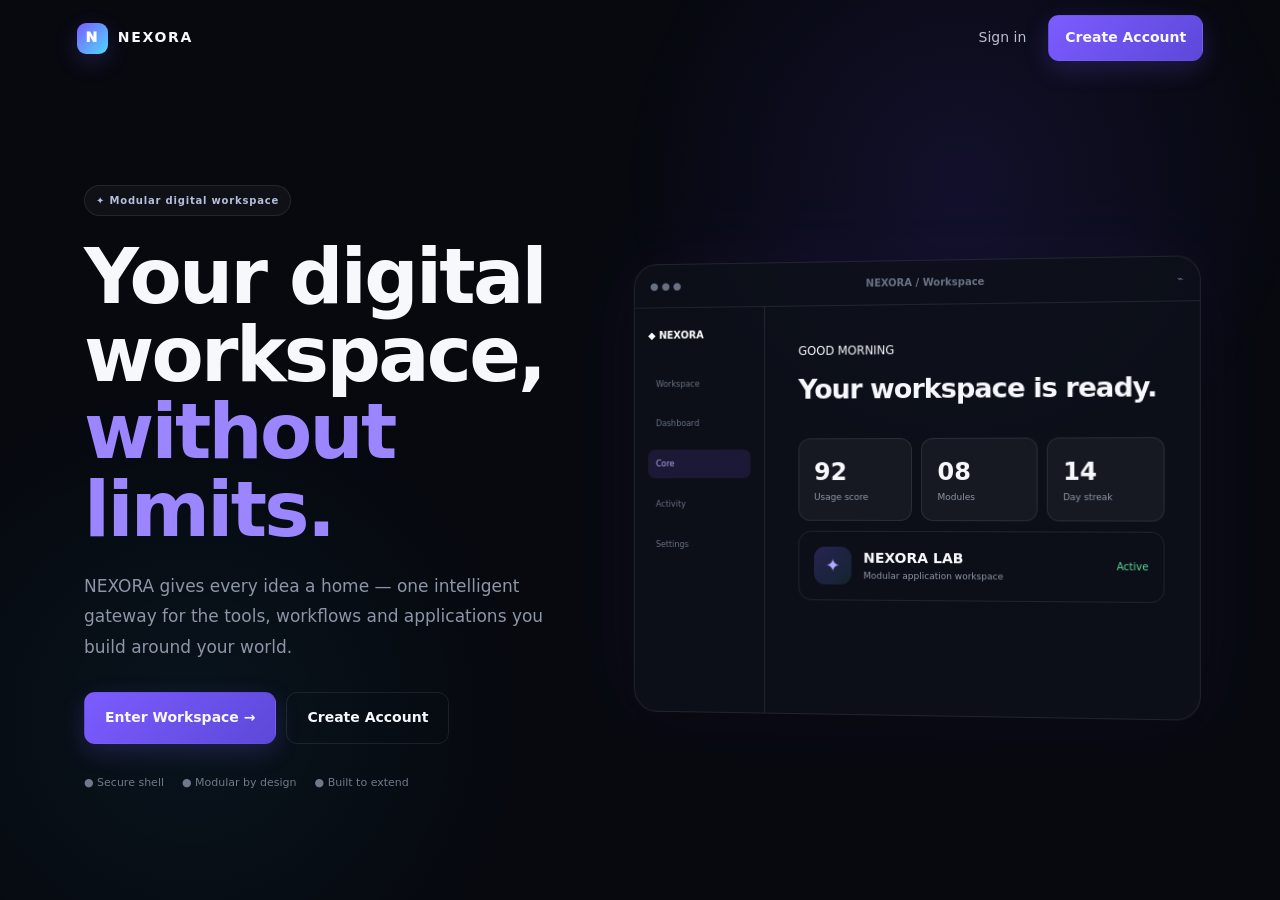
<file: SHAYANQURESHI/index.html>
<!doctype html>
<html lang="en"><head><meta charset="utf-8"><meta name="viewport" content="width=device-width,initial-scale=1">
<meta name="description" content="NEXORA — One gateway. Infinite possibilities."><title>NEXORA — One gateway. Infinite possibilities.</title>
<link rel="stylesheet" href="style.css"><script src="script.js" defer></script></head>
<body class="landing"><div class="ambient"></div>
<header class="landing-nav"><a class="brand" href="index.html"><span class="brand-mark">N</span>NEXORA</a>
<div><a class="text-link" href="login.html">Sign in</a><a class="btn btn-primary" href="signup.html">Create Account</a></div></header>
<main class="hero">
<div class="hero-copy"><span class="pill">✦ Modular digital workspace</span>
<h1>Your digital workspace,<br><em>without limits.</em></h1>
<p>NEXORA gives every idea a home — one intelligent gateway for the tools, workflows and applications you build around your world.</p>
<div class="hero-actions"><a class="btn btn-primary btn-lg" href="login.html">Enter Workspace →</a><a class="btn btn-ghost btn-lg" href="signup.html">Create Account</a></div>
<div class="trust"><span>● Secure shell</span><span>● Modular by design</span><span>● Built to extend</span></div></div>
<div class="preview-window"><div class="preview-head"><span>● ● ●</span><b>NEXORA / Workspace</b><span>⌁</span></div>
<div class="preview-body"><aside><b>◆ NEXORA</b><small>Workspace</small><small>Dashboard</small><small class="active">Core</small><small>Activity</small><small>Settings</small></aside>
<div class="preview-main"><small>GOOD MORNING</small><h2>Your workspace is ready.</h2><div class="preview-grid"><div><b>92</b><small>Usage score</small></div><div><b>08</b><small>Modules</small></div><div><b>14</b><small>Day streak</small></div></div><div class="preview-module"><span class="module-icon">✦</span><div><b>NEXORA LAB</b><small>Modular application workspace</small></div><span class="status">Active</span></div></div></div></div>
</main></body></html>
</file>
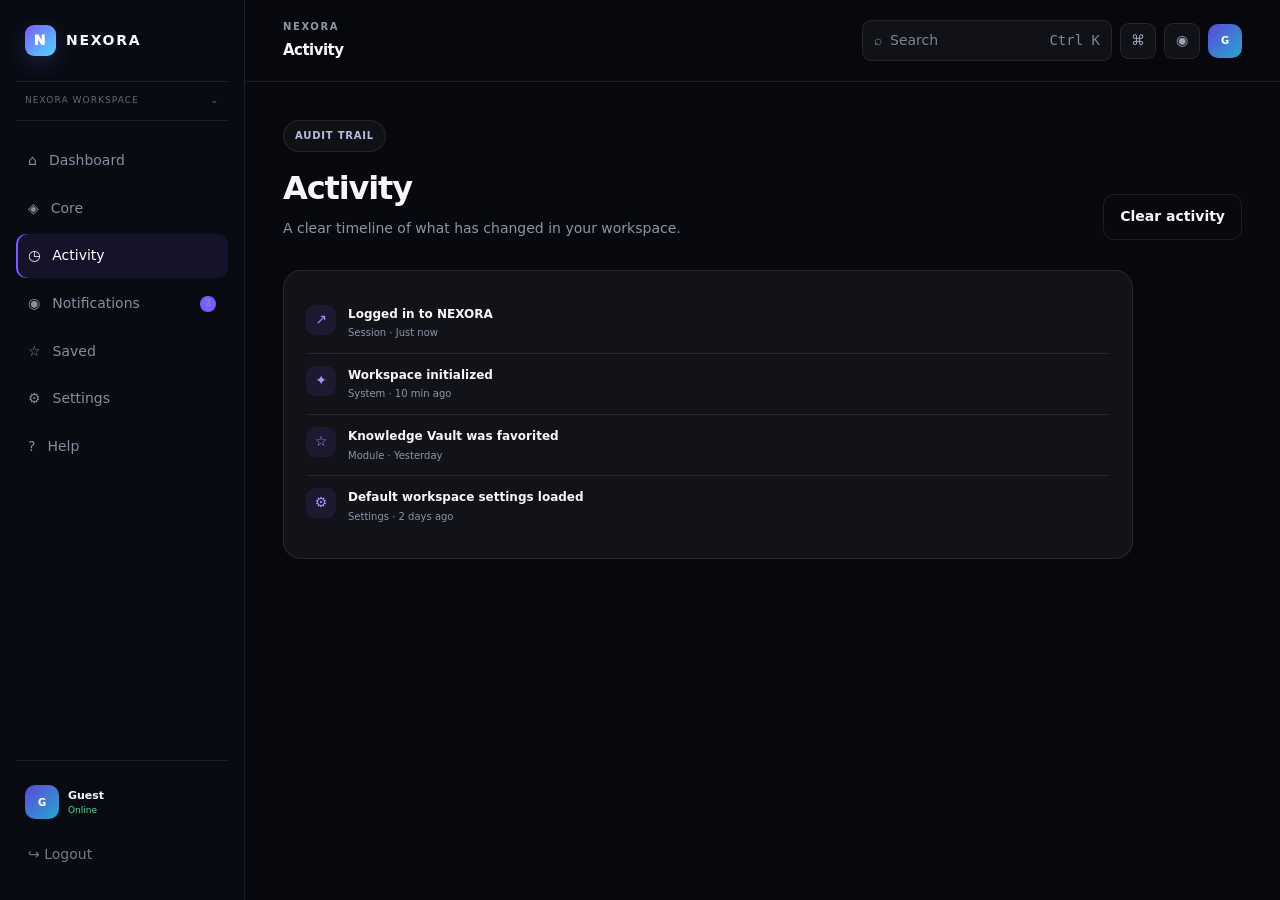
<file: SHAYANQURESHI/activity.html>
<!doctype html>
<html lang="en">
<head>
<meta charset="utf-8"><meta name="viewport" content="width=device-width,initial-scale=1">
<meta name="description" content="NEXORA — One gateway. Infinite possibilities.">
<title>Activity — NEXORA</title>
<link rel="stylesheet" href="style.css">
<script src="script.js" defer></script>
</head><body class="app-page" data-page="activity">
<div class="app-shell">
<nav class="sidebar">
  <a class="brand" href="dashboard.html"><span class="brand-mark">N</span><span>NEXORA</span></a>
  <div class="workspace">NEXORA WORKSPACE <span>⌄</span></div>
  <div class="nav-group">
    <a data-page="dashboard" href="dashboard.html">⌂ <span>Dashboard</span></a>
    <a data-page="core" href="core.html">◈ <span>Core</span></a>
    <a data-page="activity" href="activity.html">◷ <span>Activity</span></a>
    <a data-page="notifications" href="notifications.html">◉ <span>Notifications</span><b id="navBadge"></b></a>
    <a data-page="saved" href="saved.html">☆ <span>Saved</span></a>
    <a data-page="settings" href="settings.html">⚙ <span>Settings</span></a>
    <a data-page="help" href="help.html">? <span>Help</span></a>
  </div>
  <div class="sidebar-bottom">
    <a href="profile.html" class="user-mini"><span class="avatar" data-avatar>NX</span><span><strong data-name>User</strong><small>Online</small></span></a>
    <button class="logout-btn" data-logout>↪ Logout</button>
  </div>
</nav>
<main class="main">
<header class="topbar">
  <button class="mobile-menu" data-menu aria-label="Open menu">☰</button>
  <div><p class="eyebrow">NEXORA</p><h1 data-title>Workspace</h1></div>
  <div class="top-actions">
    <button class="search-trigger" data-search>⌕ <span>Search</span><kbd>Ctrl K</kbd></button>
    <button class="icon-btn" data-command title="Command center">⌘</button>
    <a class="icon-btn" href="notifications.html" title="Notifications">◉</a>
    <a class="avatar" data-avatar href="profile.html">NX</a>
  </div>
</header>
<section class="content">
<div class="page-heading"><div><span class="pill">AUDIT TRAIL</span><h2>Activity</h2><p>A clear timeline of what has changed in your workspace.</p></div><button class="btn btn-ghost" data-clear-activity>Clear activity</button></div><div id="activityList" class="panel timeline-page"></div>
</section></main></div>
<div id="toast-root" aria-live="polite"></div>
<div id="modal-root"></div>
<div id="command-root"></div>
<div id="search-root"></div>
</body></html>
</file>
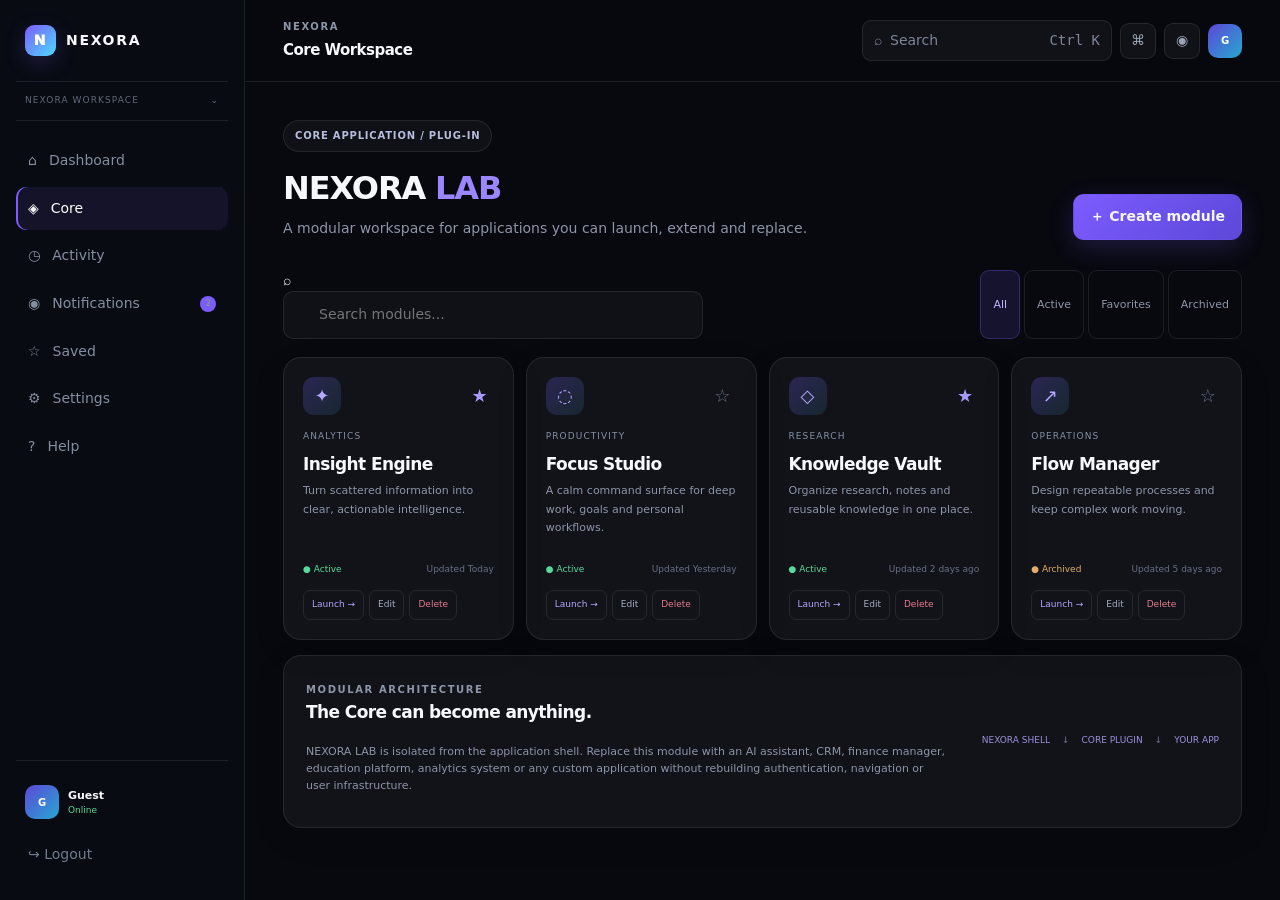
<file: SHAYANQURESHI/core.html>
<!doctype html>
<html lang="en">
<head>
<meta charset="utf-8"><meta name="viewport" content="width=device-width,initial-scale=1">
<meta name="description" content="NEXORA — One gateway. Infinite possibilities.">
<title>NEXORA LAB — NEXORA</title>
<link rel="stylesheet" href="style.css">
<script src="script.js" defer></script>
</head><body class="app-page" data-page="core">
<div class="app-shell">
<nav class="sidebar">
  <a class="brand" href="dashboard.html"><span class="brand-mark">N</span><span>NEXORA</span></a>
  <div class="workspace">NEXORA WORKSPACE <span>⌄</span></div>
  <div class="nav-group">
    <a data-page="dashboard" href="dashboard.html">⌂ <span>Dashboard</span></a>
    <a data-page="core" href="core.html">◈ <span>Core</span></a>
    <a data-page="activity" href="activity.html">◷ <span>Activity</span></a>
    <a data-page="notifications" href="notifications.html">◉ <span>Notifications</span><b id="navBadge"></b></a>
    <a data-page="saved" href="saved.html">☆ <span>Saved</span></a>
    <a data-page="settings" href="settings.html">⚙ <span>Settings</span></a>
    <a data-page="help" href="help.html">? <span>Help</span></a>
  </div>
  <div class="sidebar-bottom">
    <a href="profile.html" class="user-mini"><span class="avatar" data-avatar>NX</span><span><strong data-name>User</strong><small>Online</small></span></a>
    <button class="logout-btn" data-logout>↪ Logout</button>
  </div>
</nav>
<main class="main">
<header class="topbar">
  <button class="mobile-menu" data-menu aria-label="Open menu">☰</button>
  <div><p class="eyebrow">NEXORA</p><h1 data-title>Workspace</h1></div>
  <div class="top-actions">
    <button class="search-trigger" data-search>⌕ <span>Search</span><kbd>Ctrl K</kbd></button>
    <button class="icon-btn" data-command title="Command center">⌘</button>
    <a class="icon-btn" href="notifications.html" title="Notifications">◉</a>
    <a class="avatar" data-avatar href="profile.html">NX</a>
  </div>
</header>
<section class="content">
<div class="page-heading"><div><span class="pill">CORE APPLICATION / PLUG-IN</span><h2>NEXORA <em>LAB</em></h2><p>A modular workspace for applications you can launch, extend and replace.</p></div><button class="btn btn-primary" data-create-module>＋ Create module</button></div>
<div class="core-toolbar"><div class="search-inline">⌕<input id="moduleSearch" placeholder="Search modules..."></div><div class="filter-tabs"><button class="active" data-filter="all">All</button><button data-filter="active">Active</button><button data-filter="favorite">Favorites</button><button data-filter="archived">Archived</button></div></div>
<div id="moduleGrid" class="module-grid"></div>
<div class="architecture panel"><div><span class="eyebrow">MODULAR ARCHITECTURE</span><h3>The Core can become anything.</h3><p>NEXORA LAB is isolated from the application shell. Replace this module with an AI assistant, CRM, finance manager, education platform, analytics system or any custom application without rebuilding authentication, navigation or user infrastructure.</p></div><div class="arch-flow"><span>NEXORA SHELL</span><b>↓</b><span>CORE PLUGIN</span><b>↓</b><span>YOUR APP</span></div></div>
</section></main></div>
<div id="toast-root" aria-live="polite"></div>
<div id="modal-root"></div>
<div id="command-root"></div>
<div id="search-root"></div>
</body></html>
</file>
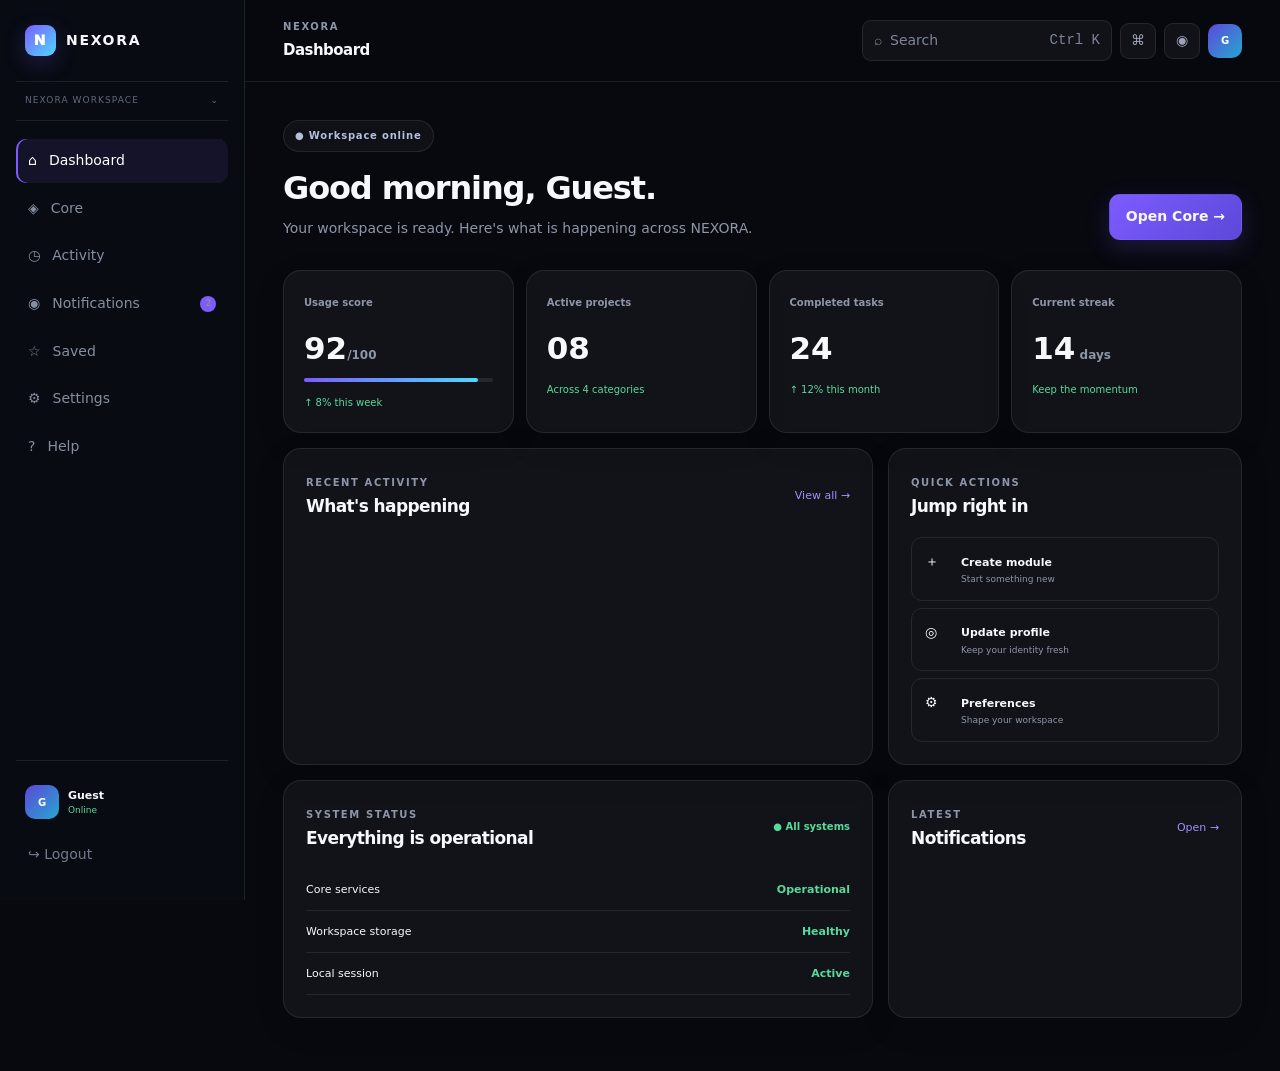
<file: SHAYANQURESHI/dashboard.html>
<!doctype html>
<html lang="en">
<head>
<meta charset="utf-8"><meta name="viewport" content="width=device-width,initial-scale=1">
<meta name="description" content="NEXORA — One gateway. Infinite possibilities.">
<title>Dashboard — NEXORA</title>
<link rel="stylesheet" href="style.css">
<script src="script.js" defer></script>
</head><body class="app-page" data-page="dashboard">
<div class="app-shell">
<nav class="sidebar">
  <a class="brand" href="dashboard.html"><span class="brand-mark">N</span><span>NEXORA</span></a>
  <div class="workspace">NEXORA WORKSPACE <span>⌄</span></div>
  <div class="nav-group">
    <a data-page="dashboard" href="dashboard.html">⌂ <span>Dashboard</span></a>
    <a data-page="core" href="core.html">◈ <span>Core</span></a>
    <a data-page="activity" href="activity.html">◷ <span>Activity</span></a>
    <a data-page="notifications" href="notifications.html">◉ <span>Notifications</span><b id="navBadge"></b></a>
    <a data-page="saved" href="saved.html">☆ <span>Saved</span></a>
    <a data-page="settings" href="settings.html">⚙ <span>Settings</span></a>
    <a data-page="help" href="help.html">? <span>Help</span></a>
  </div>
  <div class="sidebar-bottom">
    <a href="profile.html" class="user-mini"><span class="avatar" data-avatar>NX</span><span><strong data-name>User</strong><small>Online</small></span></a>
    <button class="logout-btn" data-logout>↪ Logout</button>
  </div>
</nav>
<main class="main">
<header class="topbar">
  <button class="mobile-menu" data-menu aria-label="Open menu">☰</button>
  <div><p class="eyebrow">NEXORA</p><h1 data-title>Workspace</h1></div>
  <div class="top-actions">
    <button class="search-trigger" data-search>⌕ <span>Search</span><kbd>Ctrl K</kbd></button>
    <button class="icon-btn" data-command title="Command center">⌘</button>
    <a class="icon-btn" href="notifications.html" title="Notifications">◉</a>
    <a class="avatar" data-avatar href="profile.html">NX</a>
  </div>
</header>
<section class="content">
<div class="page-heading"><div><span class="pill">● Workspace online</span><h2>Good morning, <span data-first-name>there</span>.</h2><p>Your workspace is ready. Here's what is happening across NEXORA.</p></div><a class="btn btn-primary" href="core.html">Open Core →</a></div>
<div class="stats-grid"><article class="stat-card"><span>Usage score</span><strong>92<small>/100</small></strong><div class="progress"><i style="width:92%"></i></div><em>↑ 8% this week</em></article><article class="stat-card"><span>Active projects</span><strong>08</strong><em>Across 4 categories</em></article><article class="stat-card"><span>Completed tasks</span><strong>24</strong><em>↑ 12% this month</em></article><article class="stat-card"><span>Current streak</span><strong>14<small> days</small></strong><em>Keep the momentum</em></article></div>
<div class="dashboard-grid"><article class="panel"><div class="panel-head"><div><span class="eyebrow">RECENT ACTIVITY</span><h3>What's happening</h3></div><a href="activity.html">View all →</a></div><div id="dashboardActivity" class="timeline compact"></div></article>
<article class="panel"><div class="panel-head"><div><span class="eyebrow">QUICK ACTIONS</span><h3>Jump right in</h3></div></div><div class="quick-actions"><a href="core.html" class="quick">＋<b>Create module</b><small>Start something new</small></a><a href="profile.html" class="quick">◎<b>Update profile</b><small>Keep your identity fresh</small></a><a href="settings.html" class="quick">⚙<b>Preferences</b><small>Shape your workspace</small></a></div></article></div>
<div class="dashboard-grid"><article class="panel"><div class="panel-head"><div><span class="eyebrow">SYSTEM STATUS</span><h3>Everything is operational</h3></div><span class="status-dot">● All systems</span></div><div class="system-list"><div><span>Core services</span><b>Operational</b></div><div><span>Workspace storage</span><b>Healthy</b></div><div><span>Local session</span><b>Active</b></div></div></article><article class="panel"><div class="panel-head"><div><span class="eyebrow">LATEST</span><h3>Notifications</h3></div><a href="notifications.html">Open →</a></div><div id="dashboardNotifications"></div></article></div>
</section></main></div>
<div id="toast-root" aria-live="polite"></div>
<div id="modal-root"></div>
<div id="command-root"></div>
<div id="search-root"></div>
</body></html>
</file>
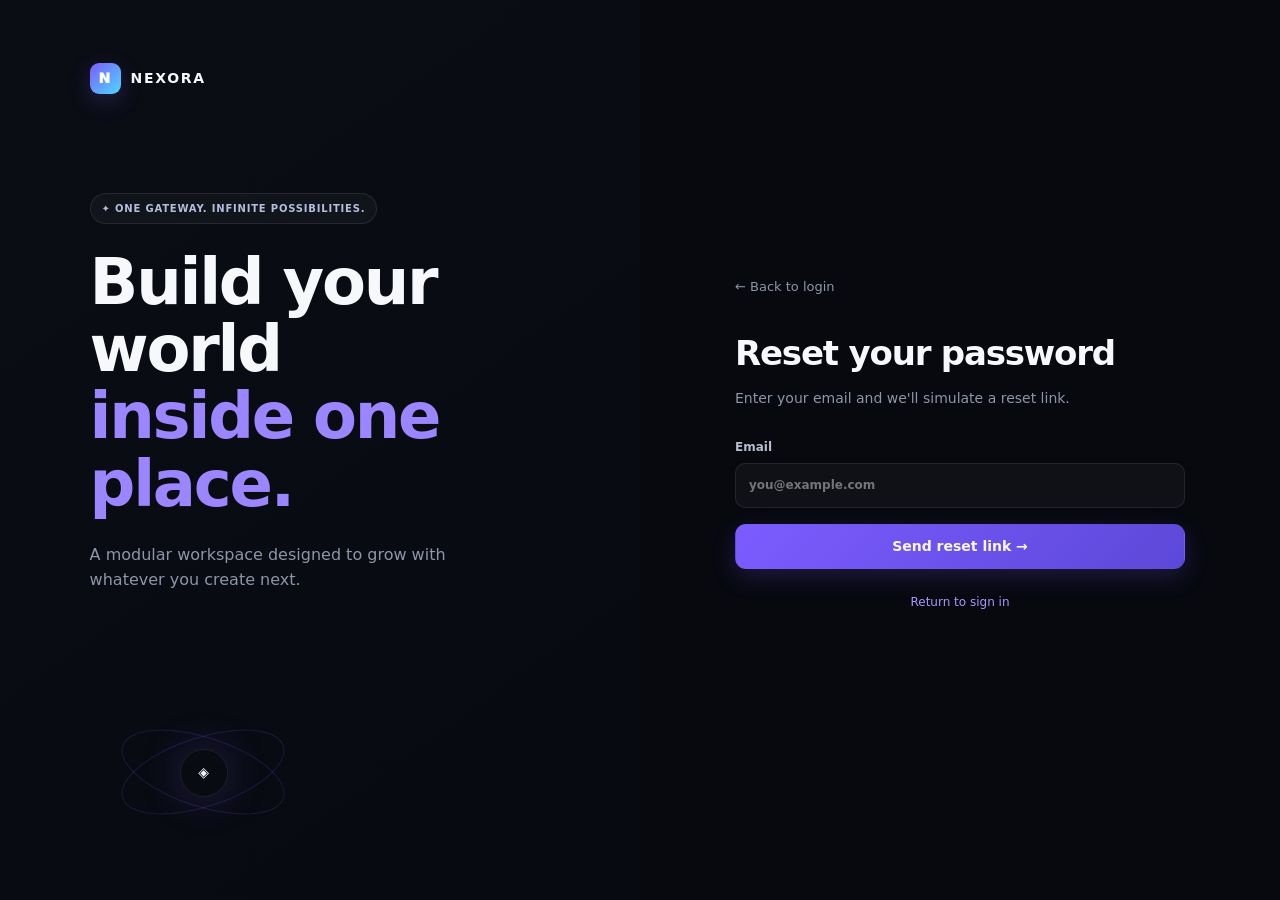
<file: SHAYANQURESHI/forgot-password.html>
<!doctype html><html lang="en"><head><meta charset="utf-8"><meta name="viewport" content="width=device-width,initial-scale=1"><title>Reset Password — NEXORA</title><link rel="stylesheet" href="style.css"><script src="script.js" defer></script></head><body class="auth-page">
<div class="auth-side"><a class="brand" href="index.html"><span class="brand-mark">N</span>NEXORA</a>
<div><span class="pill">✦ ONE GATEWAY. INFINITE POSSIBILITIES.</span><h1>Build your world<br><em>inside one place.</em></h1><p>A modular workspace designed to grow with whatever you create next.</p></div>
<div class="auth-orbit"><div>◈</div><span></span><span></span></div></div>

<main class="auth-form-wrap"><div class="auth-form"><a class="back-link" href="login.html">← Back to login</a><h2>Reset your password</h2><p class="muted">Enter your email and we'll simulate a reset link.</p>
<form id="forgotForm"><label>Email<input name="email" type="email" placeholder="you@example.com" required></label><button class="btn btn-primary full" type="submit">Send reset link →</button></form>
<div id="resetSuccess" class="success-box hidden">✓ Reset link simulated successfully. Check your inbox in a real backend implementation.</div><p class="auth-switch"><a href="login.html">Return to sign in</a></p></div></main><div id="toast-root"></div></body></html>
</file>
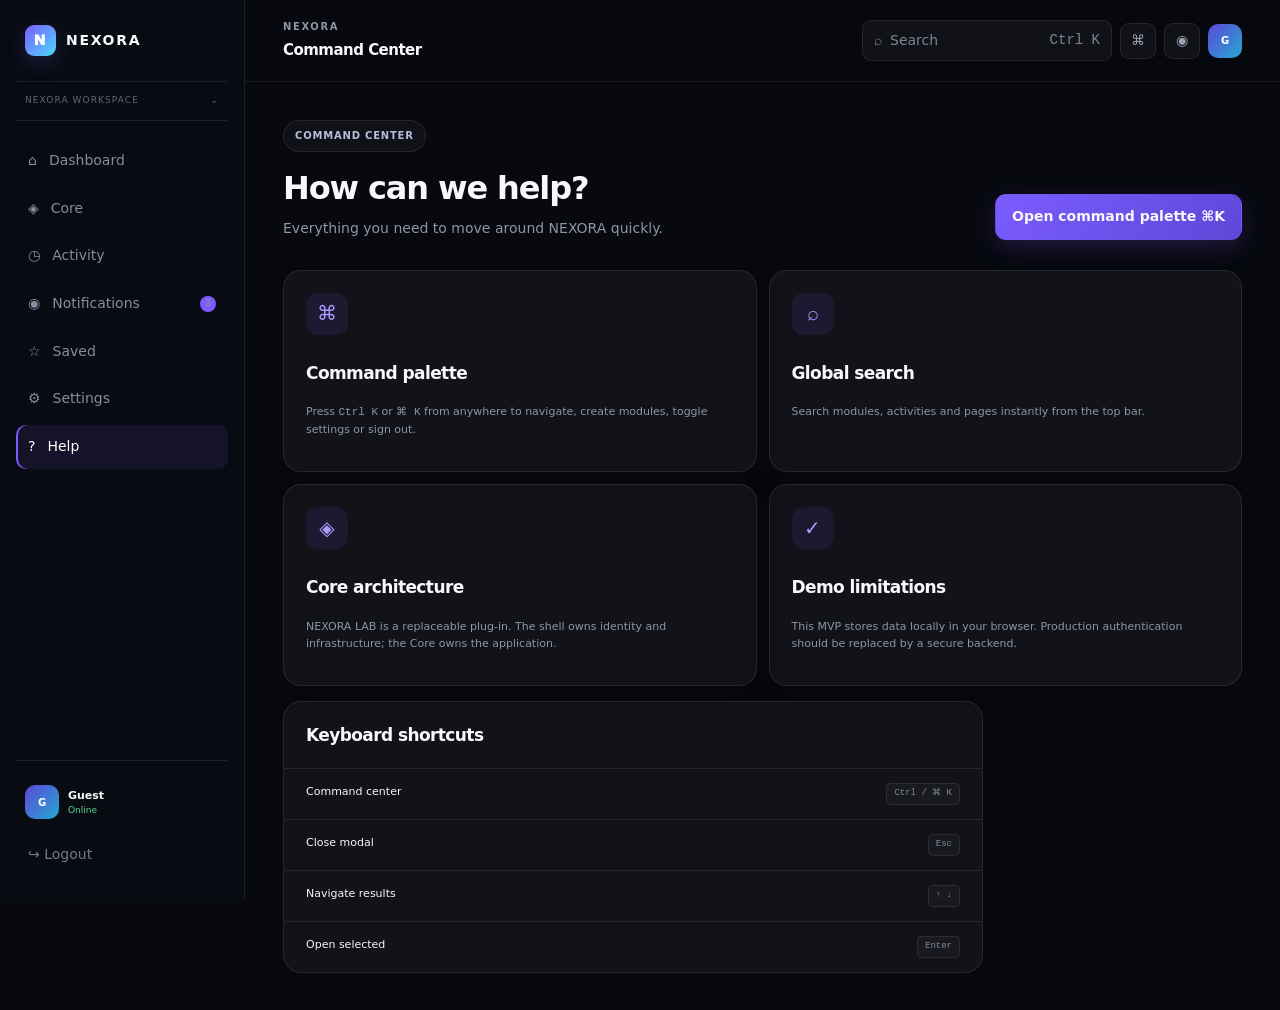
<file: SHAYANQURESHI/help.html>
<!doctype html>
<html lang="en">
<head>
<meta charset="utf-8"><meta name="viewport" content="width=device-width,initial-scale=1">
<meta name="description" content="NEXORA — One gateway. Infinite possibilities.">
<title>Command Center — NEXORA</title>
<link rel="stylesheet" href="style.css">
<script src="script.js" defer></script>
</head><body class="app-page" data-page="help">
<div class="app-shell">
<nav class="sidebar">
  <a class="brand" href="dashboard.html"><span class="brand-mark">N</span><span>NEXORA</span></a>
  <div class="workspace">NEXORA WORKSPACE <span>⌄</span></div>
  <div class="nav-group">
    <a data-page="dashboard" href="dashboard.html">⌂ <span>Dashboard</span></a>
    <a data-page="core" href="core.html">◈ <span>Core</span></a>
    <a data-page="activity" href="activity.html">◷ <span>Activity</span></a>
    <a data-page="notifications" href="notifications.html">◉ <span>Notifications</span><b id="navBadge"></b></a>
    <a data-page="saved" href="saved.html">☆ <span>Saved</span></a>
    <a data-page="settings" href="settings.html">⚙ <span>Settings</span></a>
    <a data-page="help" href="help.html">? <span>Help</span></a>
  </div>
  <div class="sidebar-bottom">
    <a href="profile.html" class="user-mini"><span class="avatar" data-avatar>NX</span><span><strong data-name>User</strong><small>Online</small></span></a>
    <button class="logout-btn" data-logout>↪ Logout</button>
  </div>
</nav>
<main class="main">
<header class="topbar">
  <button class="mobile-menu" data-menu aria-label="Open menu">☰</button>
  <div><p class="eyebrow">NEXORA</p><h1 data-title>Workspace</h1></div>
  <div class="top-actions">
    <button class="search-trigger" data-search>⌕ <span>Search</span><kbd>Ctrl K</kbd></button>
    <button class="icon-btn" data-command title="Command center">⌘</button>
    <a class="icon-btn" href="notifications.html" title="Notifications">◉</a>
    <a class="avatar" data-avatar href="profile.html">NX</a>
  </div>
</header>
<section class="content">
<div class="page-heading"><div><span class="pill">COMMAND CENTER</span><h2>How can we help?</h2><p>Everything you need to move around NEXORA quickly.</p></div><button class="btn btn-primary" data-command>Open command palette ⌘K</button></div>
<div class="help-grid"><article class="panel"><span class="help-icon">⌘</span><h3>Command palette</h3><p>Press <kbd>Ctrl K</kbd> or <kbd>⌘ K</kbd> from anywhere to navigate, create modules, toggle settings or sign out.</p></article><article class="panel"><span class="help-icon">⌕</span><h3>Global search</h3><p>Search modules, activities and pages instantly from the top bar.</p></article><article class="panel"><span class="help-icon">◈</span><h3>Core architecture</h3><p>NEXORA LAB is a replaceable plug-in. The shell owns identity and infrastructure; the Core owns the application.</p></article><article class="panel"><span class="help-icon">✓</span><h3>Demo limitations</h3><p>This MVP stores data locally in your browser. Production authentication should be replaced by a secure backend.</p></article></div>
<div class="panel shortcuts"><div class="panel-head"><h3>Keyboard shortcuts</h3></div><div><span>Command center</span><kbd>Ctrl / ⌘ K</kbd></div><div><span>Close modal</span><kbd>Esc</kbd></div><div><span>Navigate results</span><kbd>↑ ↓</kbd></div><div><span>Open selected</span><kbd>Enter</kbd></div></div>
</section></main></div>
<div id="toast-root" aria-live="polite"></div>
<div id="modal-root"></div>
<div id="command-root"></div>
<div id="search-root"></div>
</body></html>
</file>
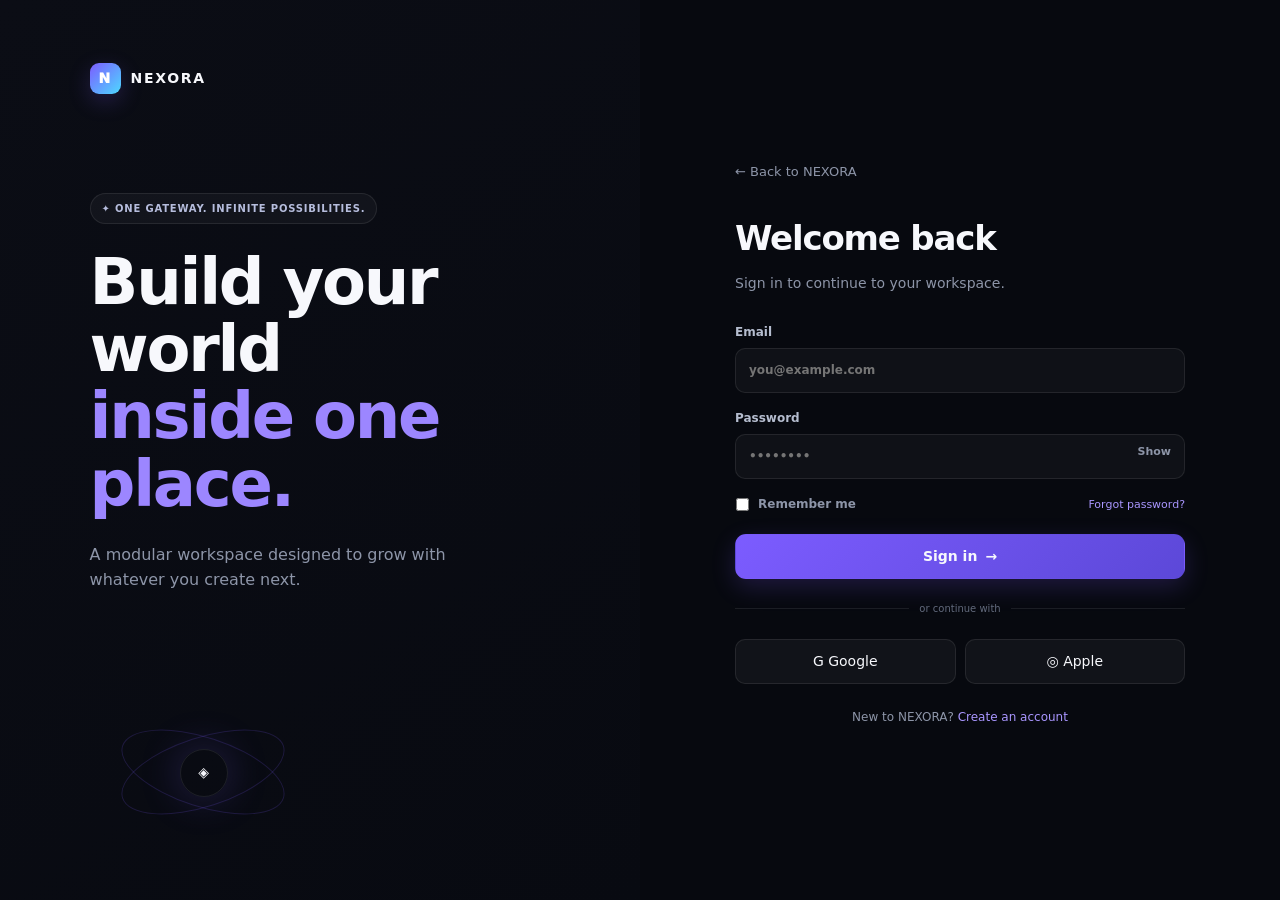
<file: SHAYANQURESHI/login.html>
<!doctype html><html lang="en"><head><meta charset="utf-8"><meta name="viewport" content="width=device-width,initial-scale=1"><title>Login — NEXORA</title><link rel="stylesheet" href="style.css"><script src="script.js" defer></script></head><body class="auth-page">
<div class="auth-side"><a class="brand" href="index.html"><span class="brand-mark">N</span>NEXORA</a>
<div><span class="pill">✦ ONE GATEWAY. INFINITE POSSIBILITIES.</span><h1>Build your world<br><em>inside one place.</em></h1><p>A modular workspace designed to grow with whatever you create next.</p></div>
<div class="auth-orbit"><div>◈</div><span></span><span></span></div></div>

<main class="auth-form-wrap"><div class="auth-form"><a class="back-link" href="index.html">← Back to NEXORA</a><h2>Welcome back</h2><p class="muted">Sign in to continue to your workspace.</p>
<form id="loginForm" novalidate><label>Email<input name="email" type="email" placeholder="you@example.com" required></label><label>Password<div class="password-wrap"><input name="password" type="password" placeholder="••••••••" required><button type="button" data-toggle-password>Show</button></div></label>
<div class="form-row"><label class="check"><input type="checkbox" name="remember"> Remember me</label><a href="forgot-password.html">Forgot password?</a></div><button class="btn btn-primary full" type="submit">Sign in <span>→</span></button>
<div class="divider"><span>or continue with</span></div><div class="social-row"><button type="button" data-social>G Google</button><button type="button" data-social>◎ Apple</button></div></form>
<p class="auth-switch">New to NEXORA? <a href="signup.html">Create an account</a></p></div></main><div id="toast-root"></div></body></html>
</file>
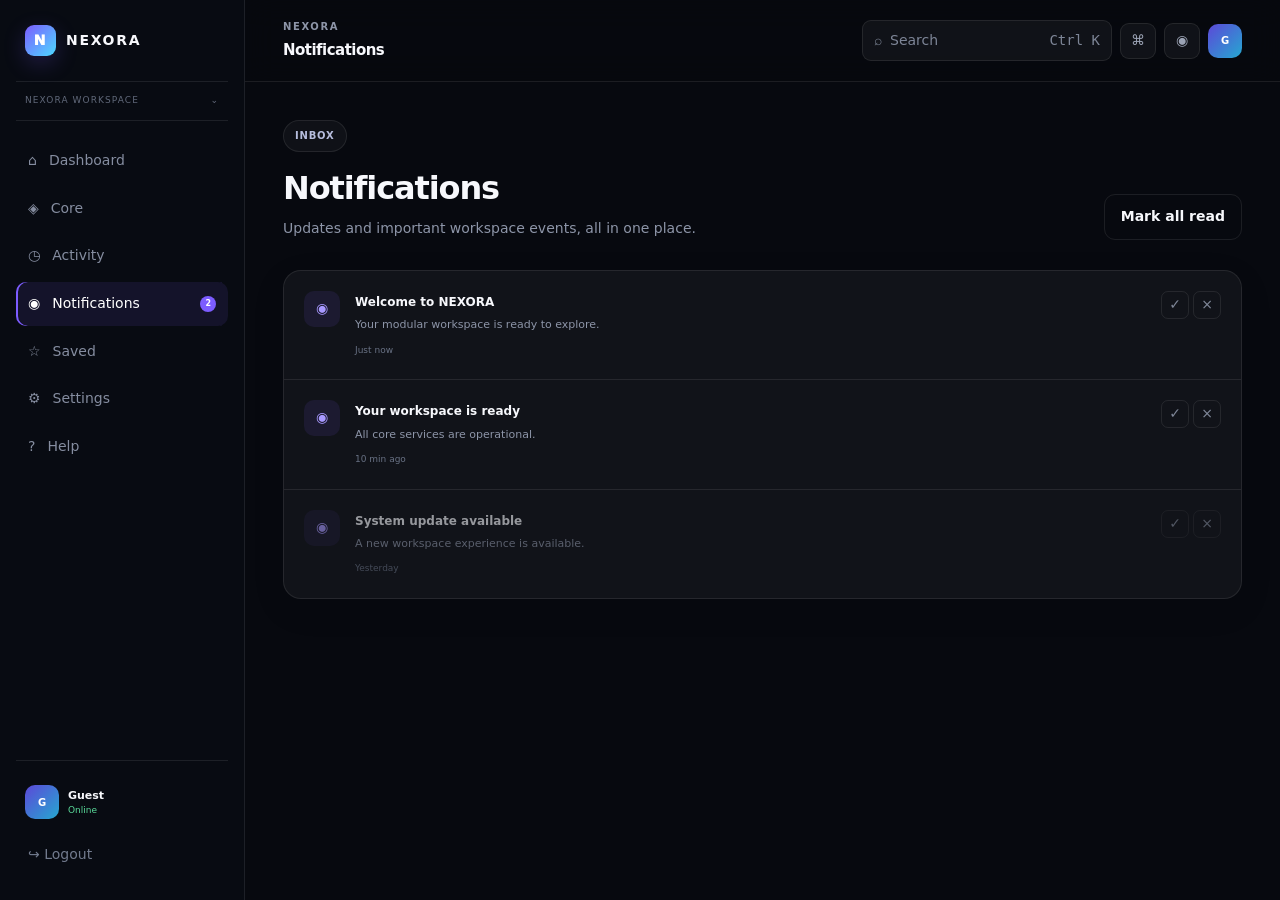
<file: SHAYANQURESHI/notifications.html>
<!doctype html>
<html lang="en">
<head>
<meta charset="utf-8"><meta name="viewport" content="width=device-width,initial-scale=1">
<meta name="description" content="NEXORA — One gateway. Infinite possibilities.">
<title>Notifications — NEXORA</title>
<link rel="stylesheet" href="style.css">
<script src="script.js" defer></script>
</head><body class="app-page" data-page="notifications">
<div class="app-shell">
<nav class="sidebar">
  <a class="brand" href="dashboard.html"><span class="brand-mark">N</span><span>NEXORA</span></a>
  <div class="workspace">NEXORA WORKSPACE <span>⌄</span></div>
  <div class="nav-group">
    <a data-page="dashboard" href="dashboard.html">⌂ <span>Dashboard</span></a>
    <a data-page="core" href="core.html">◈ <span>Core</span></a>
    <a data-page="activity" href="activity.html">◷ <span>Activity</span></a>
    <a data-page="notifications" href="notifications.html">◉ <span>Notifications</span><b id="navBadge"></b></a>
    <a data-page="saved" href="saved.html">☆ <span>Saved</span></a>
    <a data-page="settings" href="settings.html">⚙ <span>Settings</span></a>
    <a data-page="help" href="help.html">? <span>Help</span></a>
  </div>
  <div class="sidebar-bottom">
    <a href="profile.html" class="user-mini"><span class="avatar" data-avatar>NX</span><span><strong data-name>User</strong><small>Online</small></span></a>
    <button class="logout-btn" data-logout>↪ Logout</button>
  </div>
</nav>
<main class="main">
<header class="topbar">
  <button class="mobile-menu" data-menu aria-label="Open menu">☰</button>
  <div><p class="eyebrow">NEXORA</p><h1 data-title>Workspace</h1></div>
  <div class="top-actions">
    <button class="search-trigger" data-search>⌕ <span>Search</span><kbd>Ctrl K</kbd></button>
    <button class="icon-btn" data-command title="Command center">⌘</button>
    <a class="icon-btn" href="notifications.html" title="Notifications">◉</a>
    <a class="avatar" data-avatar href="profile.html">NX</a>
  </div>
</header>
<section class="content">
<div class="page-heading"><div><span class="pill">INBOX</span><h2>Notifications</h2><p>Updates and important workspace events, all in one place.</p></div><button class="btn btn-ghost" data-mark-all>Mark all read</button></div><div id="notificationList" class="panel notification-list"></div>
</section></main></div>
<div id="toast-root" aria-live="polite"></div>
<div id="modal-root"></div>
<div id="command-root"></div>
<div id="search-root"></div>
</body></html>
</file>
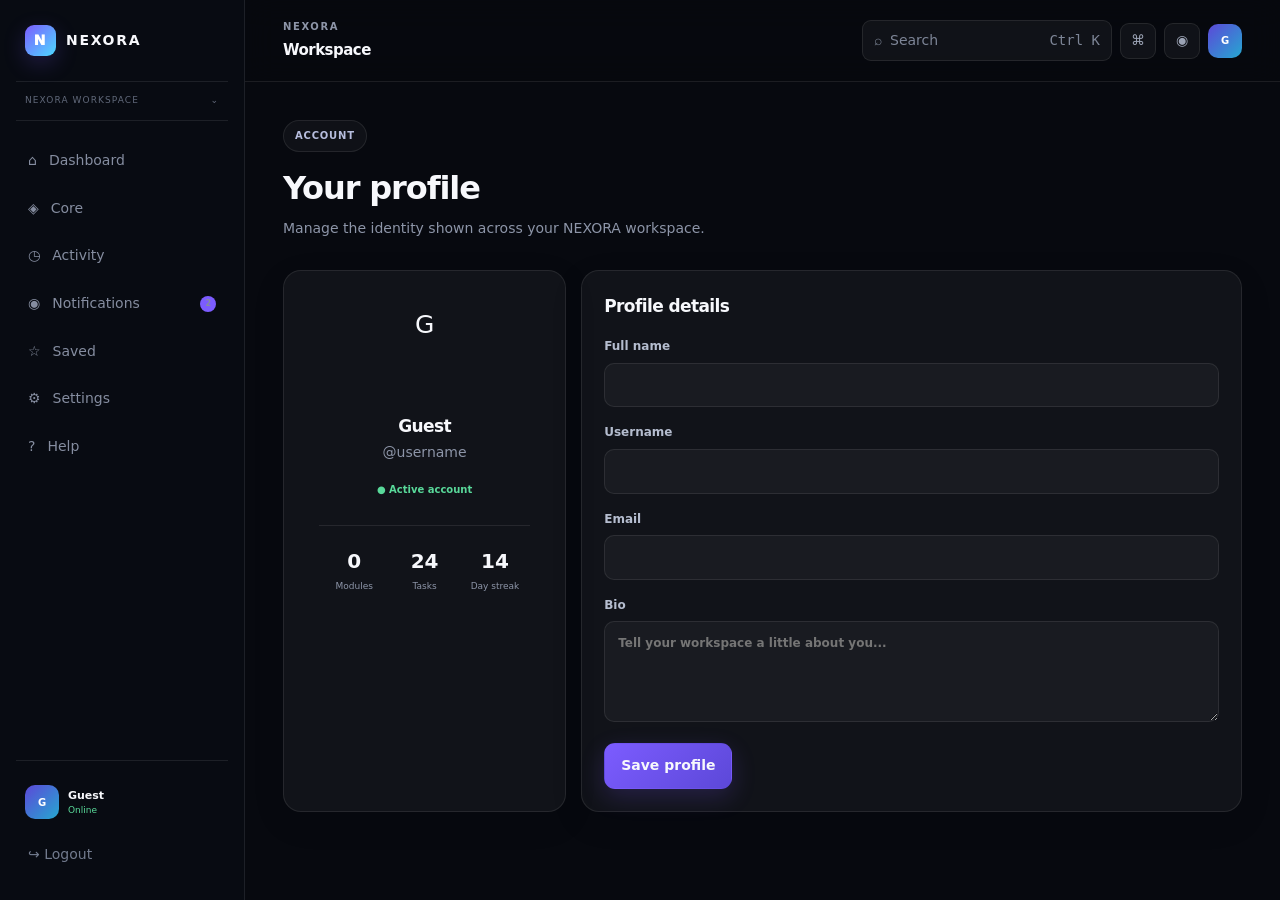
<file: SHAYANQURESHI/profile.html>
<!doctype html>
<html lang="en">
<head>
<meta charset="utf-8"><meta name="viewport" content="width=device-width,initial-scale=1">
<meta name="description" content="NEXORA — One gateway. Infinite possibilities.">
<title>Profile — NEXORA</title>
<link rel="stylesheet" href="style.css">
<script src="script.js" defer></script>
</head><body class="app-page" data-page="profile">
<div class="app-shell">
<nav class="sidebar">
  <a class="brand" href="dashboard.html"><span class="brand-mark">N</span><span>NEXORA</span></a>
  <div class="workspace">NEXORA WORKSPACE <span>⌄</span></div>
  <div class="nav-group">
    <a data-page="dashboard" href="dashboard.html">⌂ <span>Dashboard</span></a>
    <a data-page="core" href="core.html">◈ <span>Core</span></a>
    <a data-page="activity" href="activity.html">◷ <span>Activity</span></a>
    <a data-page="notifications" href="notifications.html">◉ <span>Notifications</span><b id="navBadge"></b></a>
    <a data-page="saved" href="saved.html">☆ <span>Saved</span></a>
    <a data-page="settings" href="settings.html">⚙ <span>Settings</span></a>
    <a data-page="help" href="help.html">? <span>Help</span></a>
  </div>
  <div class="sidebar-bottom">
    <a href="profile.html" class="user-mini"><span class="avatar" data-avatar>NX</span><span><strong data-name>User</strong><small>Online</small></span></a>
    <button class="logout-btn" data-logout>↪ Logout</button>
  </div>
</nav>
<main class="main">
<header class="topbar">
  <button class="mobile-menu" data-menu aria-label="Open menu">☰</button>
  <div><p class="eyebrow">NEXORA</p><h1 data-title>Workspace</h1></div>
  <div class="top-actions">
    <button class="search-trigger" data-search>⌕ <span>Search</span><kbd>Ctrl K</kbd></button>
    <button class="icon-btn" data-command title="Command center">⌘</button>
    <a class="icon-btn" href="notifications.html" title="Notifications">◉</a>
    <a class="avatar" data-avatar href="profile.html">NX</a>
  </div>
</header>
<section class="content">
<div class="page-heading"><div><span class="pill">ACCOUNT</span><h2>Your profile</h2><p>Manage the identity shown across your NEXORA workspace.</p></div></div>
<div class="profile-grid"><article class="panel profile-card"><div class="profile-avatar avatar-xl" data-avatar>NX</div><h3 data-profile-name>User</h3><p class="muted">@<span data-profile-username>username</span></p><span class="status-dot">● Active account</span><div class="profile-stats"><div><b id="profileModules">0</b><small>Modules</small></div><div><b>24</b><small>Tasks</small></div><div><b>14</b><small>Day streak</small></div></div></article>
<article class="panel"><div class="panel-head"><h3>Profile details</h3></div><form id="profileForm" class="settings-form"><label>Full name<input name="name" data-profile-input="name" required></label><label>Username<input name="username" data-profile-input="username" required></label><label>Email<input name="email" data-profile-input="email" type="email" required></label><label>Bio<textarea name="bio" data-profile-input="bio" rows="4" placeholder="Tell your workspace a little about you..."></textarea></label><button class="btn btn-primary" type="submit">Save profile</button></form></article></div>
</section></main></div>
<div id="toast-root" aria-live="polite"></div>
<div id="modal-root"></div>
<div id="command-root"></div>
<div id="search-root"></div>
</body></html>
</file>
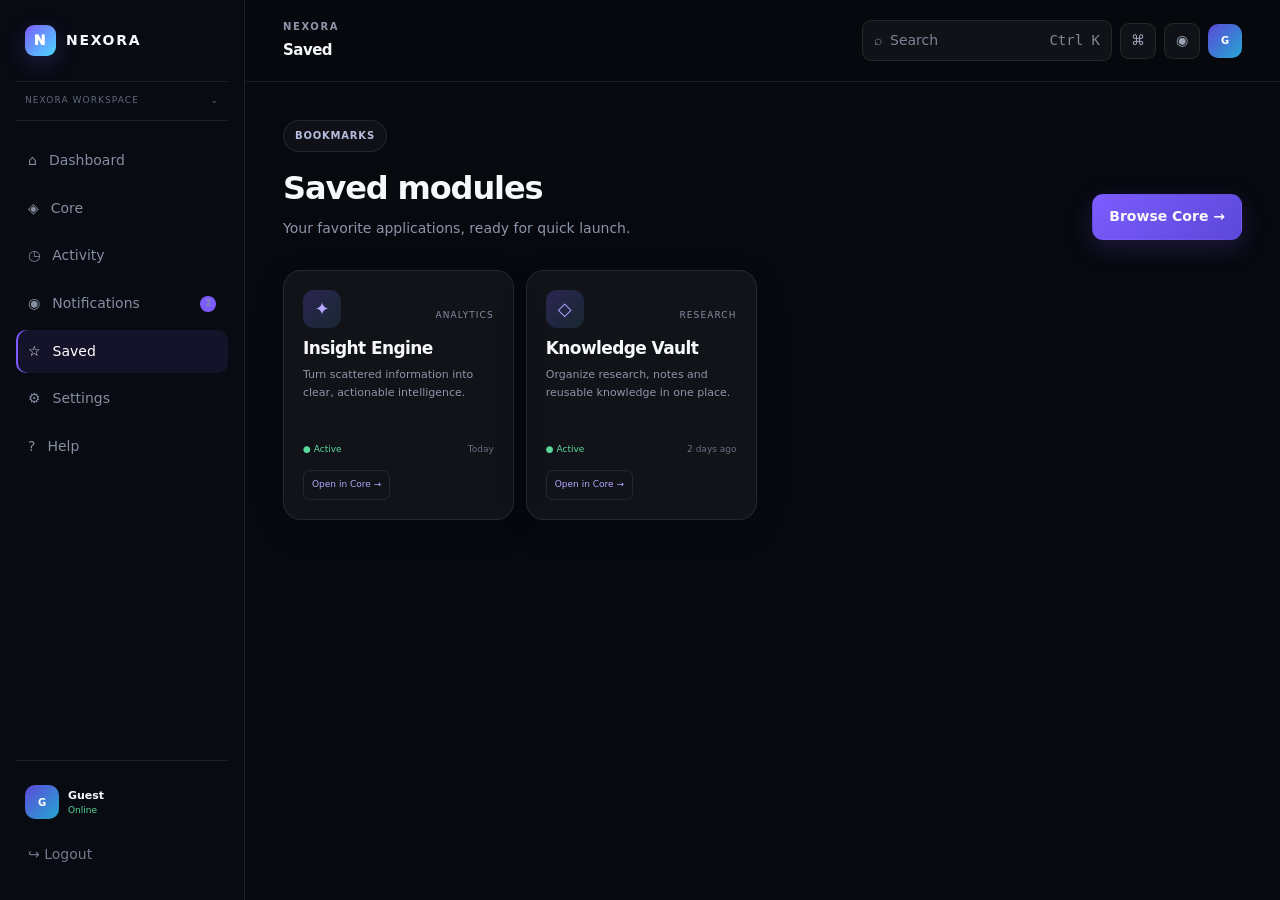
<file: SHAYANQURESHI/saved.html>
<!doctype html>
<html lang="en">
<head>
<meta charset="utf-8"><meta name="viewport" content="width=device-width,initial-scale=1">
<meta name="description" content="NEXORA — One gateway. Infinite possibilities.">
<title>Saved — NEXORA</title>
<link rel="stylesheet" href="style.css">
<script src="script.js" defer></script>
</head><body class="app-page" data-page="saved">
<div class="app-shell">
<nav class="sidebar">
  <a class="brand" href="dashboard.html"><span class="brand-mark">N</span><span>NEXORA</span></a>
  <div class="workspace">NEXORA WORKSPACE <span>⌄</span></div>
  <div class="nav-group">
    <a data-page="dashboard" href="dashboard.html">⌂ <span>Dashboard</span></a>
    <a data-page="core" href="core.html">◈ <span>Core</span></a>
    <a data-page="activity" href="activity.html">◷ <span>Activity</span></a>
    <a data-page="notifications" href="notifications.html">◉ <span>Notifications</span><b id="navBadge"></b></a>
    <a data-page="saved" href="saved.html">☆ <span>Saved</span></a>
    <a data-page="settings" href="settings.html">⚙ <span>Settings</span></a>
    <a data-page="help" href="help.html">? <span>Help</span></a>
  </div>
  <div class="sidebar-bottom">
    <a href="profile.html" class="user-mini"><span class="avatar" data-avatar>NX</span><span><strong data-name>User</strong><small>Online</small></span></a>
    <button class="logout-btn" data-logout>↪ Logout</button>
  </div>
</nav>
<main class="main">
<header class="topbar">
  <button class="mobile-menu" data-menu aria-label="Open menu">☰</button>
  <div><p class="eyebrow">NEXORA</p><h1 data-title>Workspace</h1></div>
  <div class="top-actions">
    <button class="search-trigger" data-search>⌕ <span>Search</span><kbd>Ctrl K</kbd></button>
    <button class="icon-btn" data-command title="Command center">⌘</button>
    <a class="icon-btn" href="notifications.html" title="Notifications">◉</a>
    <a class="avatar" data-avatar href="profile.html">NX</a>
  </div>
</header>
<section class="content">
<div class="page-heading"><div><span class="pill">BOOKMARKS</span><h2>Saved modules</h2><p>Your favorite applications, ready for quick launch.</p></div><a class="btn btn-primary" href="core.html">Browse Core →</a></div><div id="savedGrid" class="module-grid"></div>
</section></main></div>
<div id="toast-root" aria-live="polite"></div>
<div id="modal-root"></div>
<div id="command-root"></div>
<div id="search-root"></div>
</body></html>
</file>
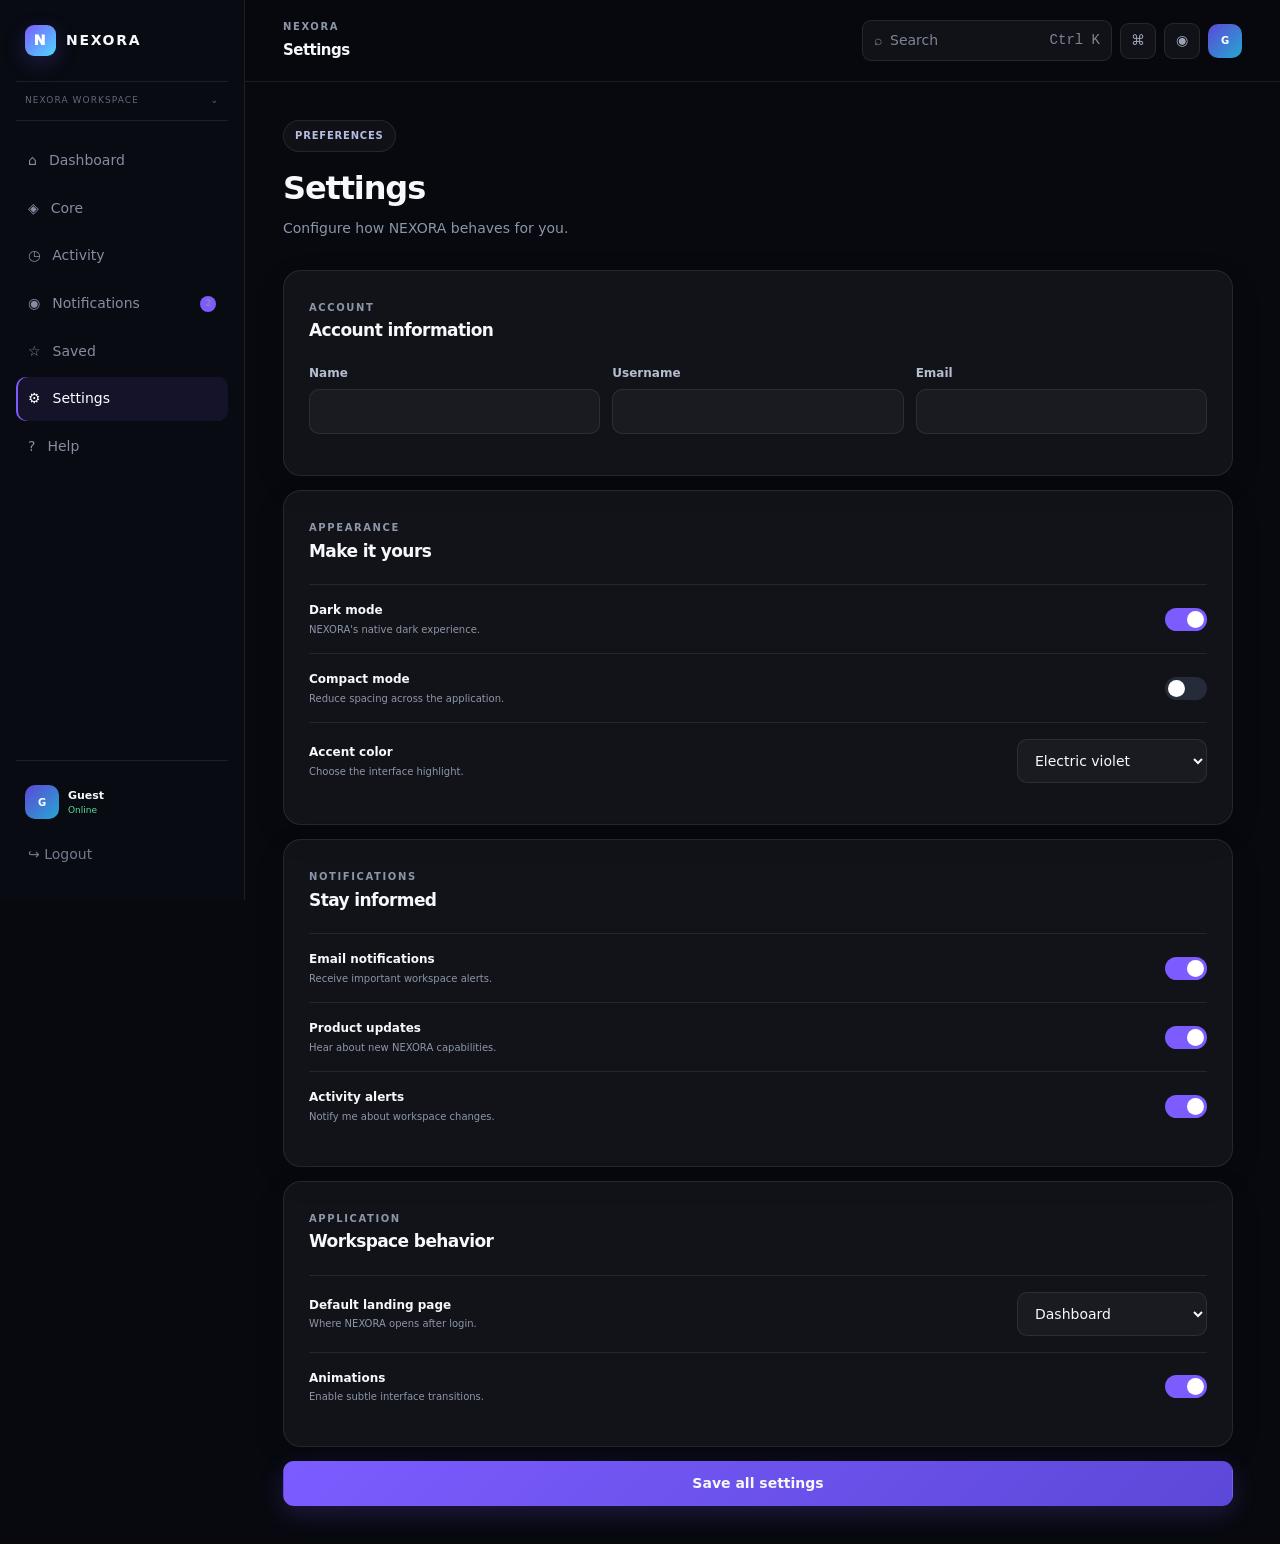
<file: SHAYANQURESHI/settings.html>
<!doctype html>
<html lang="en">
<head>
<meta charset="utf-8"><meta name="viewport" content="width=device-width,initial-scale=1">
<meta name="description" content="NEXORA — One gateway. Infinite possibilities.">
<title>Settings — NEXORA</title>
<link rel="stylesheet" href="style.css">
<script src="script.js" defer></script>
</head><body class="app-page" data-page="settings">
<div class="app-shell">
<nav class="sidebar">
  <a class="brand" href="dashboard.html"><span class="brand-mark">N</span><span>NEXORA</span></a>
  <div class="workspace">NEXORA WORKSPACE <span>⌄</span></div>
  <div class="nav-group">
    <a data-page="dashboard" href="dashboard.html">⌂ <span>Dashboard</span></a>
    <a data-page="core" href="core.html">◈ <span>Core</span></a>
    <a data-page="activity" href="activity.html">◷ <span>Activity</span></a>
    <a data-page="notifications" href="notifications.html">◉ <span>Notifications</span><b id="navBadge"></b></a>
    <a data-page="saved" href="saved.html">☆ <span>Saved</span></a>
    <a data-page="settings" href="settings.html">⚙ <span>Settings</span></a>
    <a data-page="help" href="help.html">? <span>Help</span></a>
  </div>
  <div class="sidebar-bottom">
    <a href="profile.html" class="user-mini"><span class="avatar" data-avatar>NX</span><span><strong data-name>User</strong><small>Online</small></span></a>
    <button class="logout-btn" data-logout>↪ Logout</button>
  </div>
</nav>
<main class="main">
<header class="topbar">
  <button class="mobile-menu" data-menu aria-label="Open menu">☰</button>
  <div><p class="eyebrow">NEXORA</p><h1 data-title>Workspace</h1></div>
  <div class="top-actions">
    <button class="search-trigger" data-search>⌕ <span>Search</span><kbd>Ctrl K</kbd></button>
    <button class="icon-btn" data-command title="Command center">⌘</button>
    <a class="icon-btn" href="notifications.html" title="Notifications">◉</a>
    <a class="avatar" data-avatar href="profile.html">NX</a>
  </div>
</header>
<section class="content">
<div class="page-heading"><div><span class="pill">PREFERENCES</span><h2>Settings</h2><p>Configure how NEXORA behaves for you.</p></div></div>
<div class="settings-stack"><section class="panel setting-section"><div class="setting-title"><span class="eyebrow">ACCOUNT</span><h3>Account information</h3></div><div class="settings-grid"><label>Name<input data-setting="name"></label><label>Username<input data-setting="username"></label><label>Email<input data-setting="email" type="email"></label></div></section>
<section class="panel setting-section"><div class="setting-title"><span class="eyebrow">APPEARANCE</span><h3>Make it yours</h3></div><div class="setting-row"><div><b>Dark mode</b><small>NEXORA's native dark experience.</small></div><label class="switch"><input type="checkbox" data-setting-toggle="dark" checked><span></span></label></div><div class="setting-row"><div><b>Compact mode</b><small>Reduce spacing across the application.</small></div><label class="switch"><input type="checkbox" data-setting-toggle="compact"><span></span></label></div><div class="setting-row"><div><b>Accent color</b><small>Choose the interface highlight.</small></div><select data-setting-select="accent"><option value="violet">Electric violet</option><option value="cyan">Cyan</option><option value="indigo">Indigo</option></select></div></section>
<section class="panel setting-section"><div class="setting-title"><span class="eyebrow">NOTIFICATIONS</span><h3>Stay informed</h3></div><div class="setting-row"><div><b>Email notifications</b><small>Receive important workspace alerts.</small></div><label class="switch"><input type="checkbox" data-setting-toggle="emailAlerts" checked><span></span></label></div><div class="setting-row"><div><b>Product updates</b><small>Hear about new NEXORA capabilities.</small></div><label class="switch"><input type="checkbox" data-setting-toggle="updates" checked><span></span></label></div><div class="setting-row"><div><b>Activity alerts</b><small>Notify me about workspace changes.</small></div><label class="switch"><input type="checkbox" data-setting-toggle="activityAlerts" checked><span></span></label></div></section>
<section class="panel setting-section"><div class="setting-title"><span class="eyebrow">APPLICATION</span><h3>Workspace behavior</h3></div><div class="setting-row"><div><b>Default landing page</b><small>Where NEXORA opens after login.</small></div><select data-setting-select="landing"><option value="dashboard">Dashboard</option><option value="core">Core</option></select></div><div class="setting-row"><div><b>Animations</b><small>Enable subtle interface transitions.</small></div><label class="switch"><input type="checkbox" data-setting-toggle="animations" checked><span></span></label></div></section><button class="btn btn-primary" data-save-settings>Save all settings</button></div>
</section></main></div>
<div id="toast-root" aria-live="polite"></div>
<div id="modal-root"></div>
<div id="command-root"></div>
<div id="search-root"></div>
</body></html>
</file>
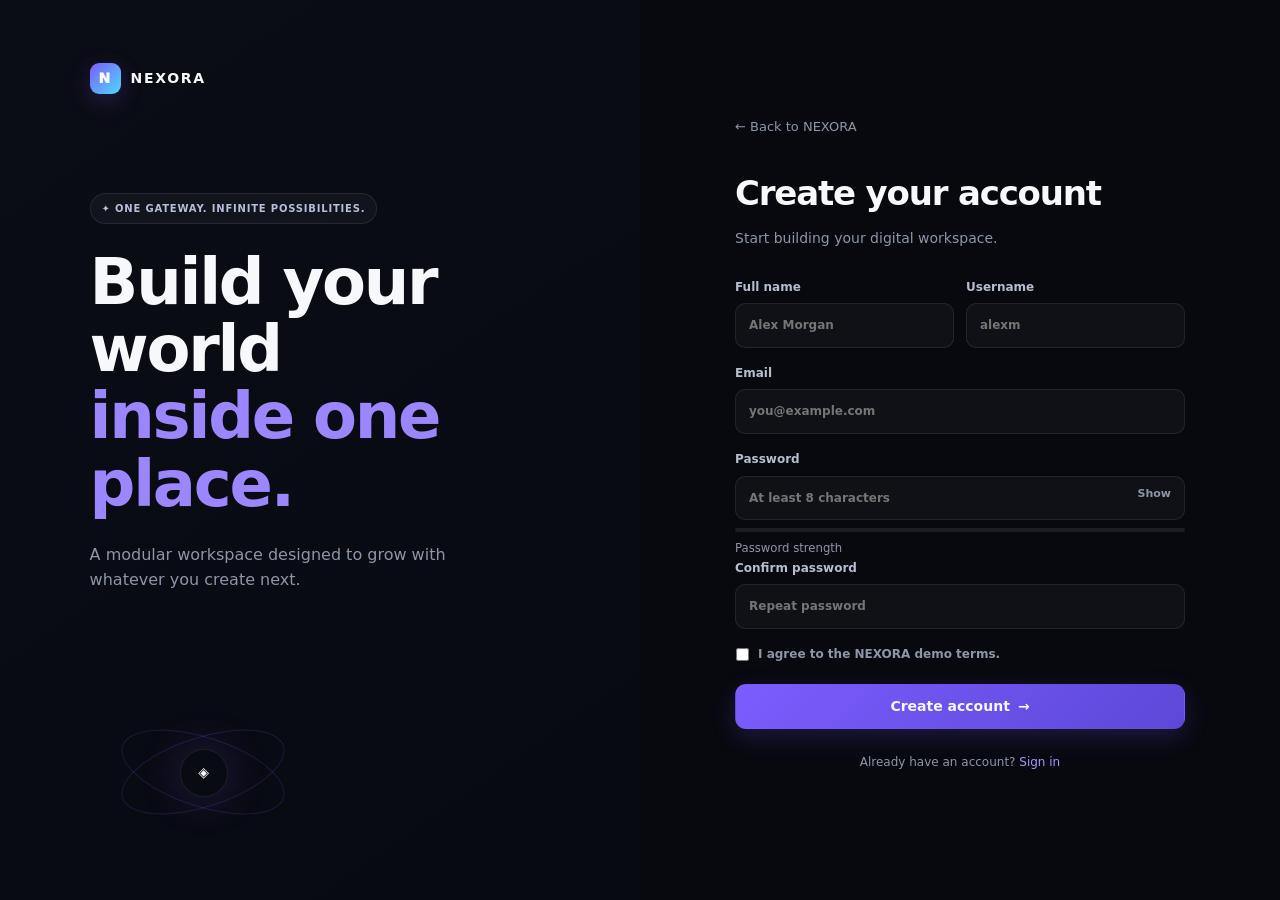
<file: SHAYANQURESHI/signup.html>
<!doctype html><html lang="en"><head><meta charset="utf-8"><meta name="viewport" content="width=device-width,initial-scale=1"><title>Create Account — NEXORA</title><link rel="stylesheet" href="style.css"><script src="script.js" defer></script></head><body class="auth-page">
<div class="auth-side"><a class="brand" href="index.html"><span class="brand-mark">N</span>NEXORA</a>
<div><span class="pill">✦ ONE GATEWAY. INFINITE POSSIBILITIES.</span><h1>Build your world<br><em>inside one place.</em></h1><p>A modular workspace designed to grow with whatever you create next.</p></div>
<div class="auth-orbit"><div>◈</div><span></span><span></span></div></div>

<main class="auth-form-wrap"><div class="auth-form"><a class="back-link" href="index.html">← Back to NEXORA</a><h2>Create your account</h2><p class="muted">Start building your digital workspace.</p>
<form id="signupForm" novalidate><div class="two"><label>Full name<input name="name" placeholder="Alex Morgan" required></label><label>Username<input name="username" placeholder="alexm" required></label></div><label>Email<input name="email" type="email" placeholder="you@example.com" required></label>
<label>Password<div class="password-wrap"><input name="password" type="password" placeholder="At least 8 characters" required><button type="button" data-toggle-password>Show</button></div></label><div class="strength"><i data-strength-bar></i></div><small data-strength-text class="muted">Password strength</small>
<label>Confirm password<input name="confirm" type="password" placeholder="Repeat password" required></label><label class="check terms"><input type="checkbox" name="terms" required> I agree to the NEXORA demo terms.</label>
<button class="btn btn-primary full" type="submit">Create account <span>→</span></button></form><p class="auth-switch">Already have an account? <a href="login.html">Sign in</a></p></div></main><div id="toast-root"></div></body></html>
</file>
<file: SHAYANQURESHI/style.css>
:root{--bg:#07090f;--surface:#0d111a;--card:rgba(255,255,255,.045);--line:rgba(255,255,255,.085);--text:#f7f8fc;--muted:#8d95a8;--violet:#7c5cff;--cyan:#4dd9ff;--danger:#ff647c;--success:#59d99a;--radius:18px;--shadow:0 22px 60px rgba(0,0,0,.28);--font:Inter,ui-sans-serif,system-ui,-apple-system,BlinkMacSystemFont,"Segoe UI",sans-serif}
*{box-sizing:border-box}html{scroll-behavior:smooth}body{margin:0;background:var(--bg);color:var(--text);font:14px/1.55 var(--font);min-height:100vh}button,input,textarea,select{font:inherit}button,a{ -webkit-tap-highlight-color:transparent}a{color:inherit;text-decoration:none}button{cursor:pointer}::selection{background:rgba(124,92,255,.35)}
html.light{--bg:#f4f6fb;--surface:#fff;--card:rgba(255,255,255,.9);--line:rgba(20,25,40,.1);--text:#121624;--muted:#687083}.compact .content{padding-top:22px}.no-motion *{animation:none!important;transition:none!important}
h1,h2,h3,p{margin-top:0}h1,h2,h3{letter-spacing:-.035em}h2{font-size:32px;margin-bottom:8px}h3{font-size:17px}.muted{color:var(--muted)}em{font-style:normal;color:#9c86ff}
.ambient{position:fixed;inset:0;pointer-events:none;background:radial-gradient(circle at 75% 20%,rgba(100,70,255,.12),transparent 28%),radial-gradient(circle at 15% 80%,rgba(45,205,255,.06),transparent 26%);z-index:-1}
.eyebrow{font-size:10px;letter-spacing:.16em;color:var(--muted);font-weight:800;margin:0 0 5px}.pill{display:inline-flex;align-items:center;gap:7px;padding:7px 11px;border:1px solid var(--line);background:rgba(255,255,255,.035);border-radius:99px;color:#b6bddd;font-size:10px;font-weight:800;letter-spacing:.08em}.btn{border:1px solid var(--line);background:var(--card);color:var(--text);padding:11px 16px;border-radius:11px;font-weight:750;display:inline-flex;justify-content:center;align-items:center;gap:8px;transition:.2s}.btn:hover{transform:translateY(-1px);border-color:rgba(124,92,255,.5)}.btn-primary{background:linear-gradient(135deg,var(--violet),#5c48d8);border-color:transparent;box-shadow:0 8px 24px rgba(124,92,255,.2)}.btn-ghost{background:transparent}.btn-lg{padding:14px 20px}.full{width:100%}.text-link{margin-right:22px;color:#b8bfd0}.back-link{color:var(--muted);font-size:13px;display:inline-block;margin-bottom:30px}.back-link:hover{color:var(--text)}
.brand{display:flex;align-items:center;gap:10px;font-weight:900;letter-spacing:.12em}.brand-mark{width:31px;height:31px;border-radius:9px;display:grid;place-items:center;background:linear-gradient(135deg,var(--violet),var(--cyan));color:#fff;font-weight:950;box-shadow:0 7px 22px rgba(124,92,255,.22)}
/* landing */
.landing{overflow:hidden}.landing-nav{height:76px;padding:0 6vw;display:flex;align-items:center;justify-content:space-between;position:relative;z-index:2}.hero{min-height:calc(100vh - 76px);max-width:1240px;margin:auto;padding:7vh 5vw;display:grid;grid-template-columns:.9fr 1.1fr;align-items:center;gap:6vw}.hero h1{font-size:clamp(45px,6vw,76px);line-height:1.02;margin:22px 0}.hero-copy>p{font-size:17px;line-height:1.8;color:var(--muted);max-width:600px}.hero-actions{display:flex;gap:10px;margin:30px 0}.trust{display:flex;gap:18px;color:#70788b;font-size:11px}.preview-window{border:1px solid var(--line);background:rgba(13,17,26,.8);border-radius:24px;box-shadow:var(--shadow),0 0 80px rgba(124,92,255,.08);overflow:hidden;transform:perspective(1200px) rotateY(-5deg);animation:float 7s ease-in-out infinite}.preview-head{height:44px;border-bottom:1px solid var(--line);display:flex;align-items:center;justify-content:space-between;padding:0 16px;color:#687083;font-size:10px}.preview-body{display:grid;grid-template-columns:135px 1fr;min-height:410px}.preview-body aside{border-right:1px solid var(--line);padding:20px 14px;display:flex;flex-direction:column;gap:12px;color:#687083;font-size:10px}.preview-body aside b{color:#fff;margin-bottom:15px}.preview-body aside small{padding:8px;border-radius:7px}.preview-body aside .active{background:rgba(124,92,255,.13);color:#b9adff}.preview-main{padding:34px}.preview-main h2{font-size:27px;margin:7px 0 28px}.preview-grid{display:grid;grid-template-columns:repeat(3,1fr);gap:9px}.preview-grid>div{padding:15px;background:var(--card);border:1px solid var(--line);border-radius:12px}.preview-grid b{display:block;font-size:24px}.preview-grid small,.preview-module small{display:block;color:var(--muted);font-size:9px}.preview-module{display:flex;align-items:center;gap:12px;margin-top:10px;padding:15px;border:1px solid var(--line);border-radius:13px}.module-icon{width:38px;height:38px;border-radius:11px;background:linear-gradient(135deg,rgba(124,92,255,.25),rgba(77,217,255,.1));display:grid;place-items:center;font-size:18px;color:#b5a8ff}.status,.status-dot{color:var(--success);font-size:10px;margin-left:auto}.status-dot{font-weight:800}
@keyframes float{50%{transform:perspective(1200px) rotateY(-2deg) translateY(-8px)}}
/* auth */
.auth-page{display:grid;grid-template-columns:1fr 1fr;min-height:100vh}.auth-side{padding:7vh 7vw;display:flex;flex-direction:column;justify-content:space-between;background:linear-gradient(145deg,#0b0d15,#080a11)}.auth-side h1{font-size:clamp(40px,5vw,66px);line-height:1.05;margin:25px 0}.auth-side p{color:var(--muted);max-width:420px;font-size:16px}.auth-orbit{width:230px;height:130px;position:relative}.auth-orbit div{position:absolute;left:90px;top:42px;width:48px;height:48px;display:grid;place-items:center;border:1px solid var(--line);border-radius:50%;box-shadow:0 0 40px rgba(124,92,255,.25)}.auth-orbit span{position:absolute;border:1px solid rgba(124,92,255,.18);border-radius:50%;width:170px;height:70px;left:28px;top:30px;transform:rotate(18deg)}.auth-orbit span+span{transform:rotate(-18deg)}.auth-form-wrap{display:grid;place-items:center;padding:35px}.auth-form{width:min(450px,100%)}.auth-form h2{font-size:34px}.auth-form form{margin-top:28px}label{display:block;color:#b5bdcf;font-size:12px;font-weight:700;margin-bottom:16px}input,textarea,select{width:100%;margin-top:7px;background:rgba(255,255,255,.035);border:1px solid var(--line);border-radius:10px;color:var(--text);padding:12px 13px;outline:none;transition:.2s}input:focus,textarea:focus,select:focus{border-color:rgba(124,92,255,.7);box-shadow:0 0 0 3px rgba(124,92,255,.1)}select option{background:#111522}.password-wrap{position:relative}.password-wrap input{padding-right:58px}.password-wrap button{position:absolute;right:8px;top:15px;background:none;border:0;color:var(--muted);font-size:11px}.form-row{display:flex;justify-content:space-between;align-items:center;margin:3px 0 20px;font-size:11px}.form-row a,.auth-switch a{color:#a996ff}.check{display:flex;gap:8px;align-items:center;margin:0;color:var(--muted)}.check input{width:15px;margin:0}.divider{display:flex;align-items:center;gap:10px;color:#626a7c;font-size:10px;margin:22px 0}.divider:before,.divider:after{content:"";height:1px;background:var(--line);flex:1}.social-row{display:grid;grid-template-columns:1fr 1fr;gap:9px}.social-row button{padding:11px;border:1px solid var(--line);border-radius:10px;background:var(--card);color:var(--text)}.auth-switch{text-align:center;color:var(--muted);font-size:12px;margin-top:24px}.two{display:grid;grid-template-columns:1fr 1fr;gap:12px}.strength{height:4px;background:var(--line);border-radius:5px;margin:-8px 0 5px}.strength i{display:block;height:100%;width:0;background:linear-gradient(90deg,var(--danger),var(--violet),var(--success));border-radius:inherit;transition:.25s}.terms{margin:5px 0 20px}.success-box{margin-top:18px;padding:15px;border:1px solid rgba(89,217,154,.25);background:rgba(89,217,154,.07);border-radius:11px;color:#8ee8b9;font-size:12px}.hidden{display:none!important}
/* shell */
.app-shell{display:flex;min-height:100vh}.sidebar{width:245px;position:fixed;inset:0 auto 0 0;background:rgba(9,12,19,.92);border-right:1px solid var(--line);padding:25px 16px;display:flex;flex-direction:column;z-index:10;backdrop-filter:blur(18px)}.sidebar .brand{padding:0 9px 25px}.workspace{font-size:9px;color:#60687a;letter-spacing:.12em;padding:12px 9px;border-top:1px solid var(--line);border-bottom:1px solid var(--line);display:flex;justify-content:space-between}.nav-group{padding-top:18px;display:grid;gap:4px}.nav-group a{padding:11px 12px;border-radius:10px;color:#858da0;display:flex;gap:12px;align-items:center}.nav-group a:first-letter{font-size:15px}.nav-group a:hover,.nav-group a.active{color:#fff;background:rgba(124,92,255,.1)}.nav-group a.active{box-shadow:inset 2px 0 var(--violet)}.nav-group b{margin-left:auto;background:var(--violet);font-size:8px;border-radius:9px;padding:2px 5px}.sidebar-bottom{margin-top:auto;border-top:1px solid var(--line);padding-top:15px}.user-mini{display:flex;gap:9px;align-items:center;padding:9px}.user-mini strong,.user-mini small{display:block}.user-mini strong{font-size:11px}.user-mini small{color:var(--success);font-size:9px}.avatar{width:34px;height:34px;border-radius:10px;background:linear-gradient(135deg,#5c48d8,#25a8d1);display:grid;place-items:center;color:#fff;font-size:10px;font-weight:900}.logout-btn{width:100%;margin-top:7px;border:0;background:none;color:#727b8e;text-align:left;padding:9px 12px}.logout-btn:hover{color:var(--danger)}.main{margin-left:245px;width:calc(100% - 245px);min-width:0}.topbar{height:82px;padding:0 38px;border-bottom:1px solid var(--line);display:flex;align-items:center;justify-content:space-between;background:rgba(7,9,15,.72);backdrop-filter:blur(15px);position:sticky;top:0;z-index:5}.topbar h1{font-size:15px;margin:0}.top-actions{display:flex;align-items:center;gap:8px}.search-trigger{width:250px;border:1px solid var(--line);background:var(--card);color:#7d8597;border-radius:9px;padding:9px 11px;text-align:left;display:flex;align-items:center;gap:8px}.search-trigger kbd{margin-left:auto}.icon-btn{border:1px solid var(--line);background:var(--card);color:#9ba3b5;border-radius:9px;width:36px;height:36px;display:grid;place-items:center}.mobile-menu{display:none}.content{padding:38px;max-width:1500px;margin:auto}.page-heading{display:flex;align-items:flex-end;justify-content:space-between;gap:20px;margin-bottom:30px}.page-heading h2{margin:12px 0 5px}.page-heading p{color:var(--muted);margin:0;max-width:680px}.stats-grid{display:grid;grid-template-columns:repeat(4,1fr);gap:12px;margin-bottom:15px}.stat-card,.panel,.module-card{background:var(--card);border:1px solid var(--line);border-radius:var(--radius);box-shadow:0 10px 35px rgba(0,0,0,.08)}.stat-card{padding:20px}.stat-card>span{font-size:10px;color:var(--muted);font-weight:800}.stat-card strong{display:block;font-size:31px;margin:12px 0 5px}.stat-card strong small{font-size:12px;color:var(--muted)}.stat-card em{font-size:10px;color:var(--success);font-style:normal}.progress{height:4px;background:var(--line);border-radius:5px;margin:5px 0 9px}.progress i{display:block;height:100%;background:linear-gradient(90deg,var(--violet),var(--cyan));border-radius:5px}.dashboard-grid{display:grid;grid-template-columns:1.25fr .75fr;gap:15px;margin-bottom:15px}.panel{padding:22px}.panel-head{display:flex;align-items:center;justify-content:space-between;margin-bottom:18px}.panel-head h3{margin:0}.panel-head a{color:#9f90ff;font-size:11px}.timeline-item{display:flex;gap:12px;padding:12px 0;border-bottom:1px solid var(--line)}.timeline-item:last-child{border-bottom:0}.timeline-icon{width:30px;height:30px;display:grid;place-items:center;background:rgba(124,92,255,.1);border-radius:9px;color:#a795ff;flex:none}.timeline-item b{display:block;font-size:12px}.timeline-item small{display:block;color:var(--muted);font-size:10px;margin-top:2px}.quick-actions{display:grid;gap:7px}.quick{padding:13px;border:1px solid var(--line);border-radius:11px;display:grid;grid-template-columns:28px 1fr;column-gap:8px;align-items:center}.quick:first-letter{color:#a795ff}.quick b{font-size:11px}.quick small{grid-column:2;color:var(--muted);font-size:9px}.system-list>div{display:flex;justify-content:space-between;padding:12px 0;border-bottom:1px solid var(--line);font-size:11px}.system-list b{color:var(--success);font-weight:700}.mini-notif{display:flex;gap:10px;padding:11px 0;border-bottom:1px solid var(--line)}.mini-notif>span{color:#a795ff}.mini-notif b,.mini-notif small{display:block;font-size:10px}.mini-notif small{color:var(--muted)}.mini-notif.read{opacity:.55}
/* core */
.core-toolbar{display:flex;justify-content:space-between;gap:15px;margin-bottom:18px}.search-inline{flex:1;max-width:420px;position:relative}.search-inline input{margin:0;padding-left:35px}.search-inline:first-letter{position:absolute}.filter-tabs{display:flex;gap:4px}.filter-tabs button{border:1px solid var(--line);background:transparent;color:var(--muted);padding:9px 12px;border-radius:9px;font-size:11px}.filter-tabs button.active{background:rgba(124,92,255,.13);color:#c0b6ff;border-color:rgba(124,92,255,.3)}.module-grid{display:grid;grid-template-columns:repeat(4,1fr);gap:12px}.module-card{padding:19px;transition:.2s;min-height:250px;display:flex;flex-direction:column}.module-card:hover{transform:translateY(-3px);border-color:rgba(124,92,255,.28);box-shadow:0 15px 45px rgba(0,0,0,.2)}.module-top{display:flex;justify-content:space-between;align-items:center}.star{border:0;background:none;color:#657084;font-size:18px}.star.on{color:#a998ff}.category{display:inline-block;color:#8490a5;font-size:9px;text-transform:uppercase;letter-spacing:.12em;margin-top:15px}.module-card h3{margin:7px 0 5px;font-size:17px}.module-card>p{font-size:11px;color:var(--muted);line-height:1.65}.module-foot{margin-top:auto;display:flex;justify-content:space-between;align-items:center;padding-top:15px}.module-foot small{font-size:9px;color:#687083}.module-status{font-size:9px;text-transform:capitalize}.module-status.active{color:var(--success)}.module-status.archived{color:#e3ae65}.module-actions{display:flex;gap:5px;margin-top:13px}.module-actions button,.module-actions a{font-size:9px;padding:7px 8px;border:1px solid var(--line);background:transparent;color:#a7afc1;border-radius:7px}.module-actions button:first-child,.module-actions a{color:#b4a7ff}.module-actions .danger{color:#e77c8e}.architecture{margin-top:15px;display:flex;align-items:center;justify-content:space-between;gap:35px}.architecture p{color:var(--muted);max-width:700px;font-size:11px}.arch-flow{display:flex;align-items:center;gap:12px;color:#9d91dc;font-size:9px;white-space:nowrap}.arch-flow b{color:#586176}.empty{padding:60px 20px;text-align:center;width:100%}.empty>span{font-size:27px;color:#7562dc}.empty h3{margin:12px 0 4px}.empty p{color:var(--muted);font-size:11px}.module-empty{grid-column:1/-1;border:1px dashed var(--line);border-radius:var(--radius)}
/* notifications/profile/settings/help */
.timeline-page{max-width:850px}.notification-list{padding:0}.notification{display:flex;gap:15px;padding:20px;border-bottom:1px solid var(--line);align-items:flex-start}.notification:last-child{border:0}.notif-icon{width:36px;height:36px;border-radius:10px;background:rgba(124,92,255,.1);display:grid;place-items:center;color:#a899ff;flex:none}.notification b{font-size:12px}.notification p{color:var(--muted);font-size:11px;margin:4px 0}.notification small{font-size:9px;color:#697285}.notification.read{opacity:.58}.notif-actions{margin-left:auto;display:flex;gap:4px}.notif-actions button{border:1px solid var(--line);background:transparent;color:#7f8798;width:28px;height:28px;border-radius:7px}.profile-grid{display:grid;grid-template-columns:.6fr 1.4fr;gap:15px}.profile-card{text-align:center;padding:35px}.avatar-xl{width:90px;height:90px;border-radius:25px;font-size:25px;margin:0 auto 17px}.profile-card h3{margin-bottom:3px}.profile-stats{display:grid;grid-template-columns:repeat(3,1fr);border-top:1px solid var(--line);margin-top:25px;padding-top:20px}.profile-stats b,.profile-stats small{display:block}.profile-stats b{font-size:20px}.profile-stats small{font-size:9px;color:var(--muted);margin-top:3px}.settings-stack{display:grid;gap:14px;max-width:950px}.setting-section{padding:25px}.setting-title{margin-bottom:20px}.setting-title h3{margin:0}.settings-grid{display:grid;grid-template-columns:repeat(3,1fr);gap:12px}.setting-row{display:flex;justify-content:space-between;align-items:center;padding:16px 0;border-top:1px solid var(--line)}.setting-row b,.setting-row small{display:block}.setting-row b{font-size:12px}.setting-row small{color:var(--muted);font-size:10px;margin-top:2px}.setting-row select{width:190px;margin:0}.switch{margin:0}.switch input{display:none}.switch span{display:block;width:42px;height:23px;border-radius:20px;background:#252b39;position:relative;transition:.2s}.switch span:after{content:"";position:absolute;width:17px;height:17px;left:3px;top:3px;background:#fff;border-radius:50%;transition:.2s}.switch input:checked+span{background:var(--violet)}.switch input:checked+span:after{transform:translateX(19px)}.help-grid{display:grid;grid-template-columns:repeat(2,1fr);gap:12px;margin-bottom:15px}.help-grid .panel{min-height:180px}.help-icon{width:42px;height:42px;display:grid;place-items:center;border-radius:12px;background:rgba(124,92,255,.1);color:#aa9bff;font-size:20px;margin-bottom:25px}.help-grid p{color:var(--muted);font-size:11px}.shortcuts{max-width:700px;padding:0}.shortcuts .panel-head{padding:20px 22px;margin:0}.shortcuts>div:not(.panel-head){display:flex;justify-content:space-between;padding:14px 22px;border-top:1px solid var(--line);font-size:11px}.shortcuts kbd,.search-head kbd,.command-head kbd{border:1px solid var(--line);padding:3px 7px;border-radius:5px;color:#81899b;background:rgba(255,255,255,.03);font-size:9px}
/* overlays */
#toast-root{position:fixed;right:22px;bottom:22px;z-index:100}.toast{display:flex;gap:10px;align-items:center;background:#151a27;border:1px solid var(--line);box-shadow:var(--shadow);padding:12px 15px;border-radius:11px;margin-top:8px;font-size:11px;animation:toastIn .25s ease}.toast span{width:20px;height:20px;border-radius:50%;display:grid;place-items:center;background:rgba(89,217,154,.12);color:var(--success)}.toast.error span{background:rgba(255,100,124,.12);color:var(--danger)}.toast.out{opacity:0;transform:translateX(20px);transition:.3s}.overlay{position:fixed;inset:0;background:rgba(0,0,0,.65);backdrop-filter:blur(8px);z-index:50;display:grid;place-items:center;padding:20px}.modal{width:min(520px,100%);background:#0e131e;border:1px solid var(--line);border-radius:20px;box-shadow:var(--shadow)}.modal-form{padding:25px}.modal-head{display:flex;justify-content:space-between;margin-bottom:22px}.modal-head h2{font-size:24px;margin:0}.modal-head button{border:0;background:none;color:#777f91;font-size:24px}.modal-actions{display:flex;justify-content:flex-end;gap:8px;margin-top:22px}.command-box,.search-box{width:min(620px,100%);background:#0d121d;border:1px solid var(--line);border-radius:18px;box-shadow:var(--shadow);overflow:hidden}.command-head,.search-head{height:58px;border-bottom:1px solid var(--line);display:flex;align-items:center;gap:10px;padding:0 17px;color:#9f91ff}.command-head input,.search-head input{margin:0;border:0;background:none;box-shadow:none;padding:0}.command-item{width:100%;display:grid;grid-template-columns:30px 1fr 25px;align-items:center;text-align:left;border:0;background:none;color:#b5bdcf;padding:12px 17px;gap:10px}.command-item:hover,.command-item.selected{background:rgba(124,92,255,.1);color:#fff}.command-item span{font-size:16px;color:#9c8cff}.command-item b{font-size:11px}.command-item small{color:#657084}.command-foot{display:block;padding:12px 17px;border-top:1px solid var(--line);color:#626b7d}.search-result{display:flex;align-items:center;gap:12px;padding:13px 17px;border-bottom:1px solid var(--line)}.search-result:hover{background:rgba(124,92,255,.08)}.search-result>span:first-child{width:30px;text-align:center;color:#a899ff}.search-result div{flex:1}.search-result b,.search-result small{display:block}.search-result b{font-size:11px}.search-result small{color:var(--muted);font-size:9px}.search-result>span:last-child{color:#596174}.search-empty{padding:35px}
/* responsive */
@media(max-width:1100px){.module-grid{grid-template-columns:repeat(2,1fr)}.stats-grid{grid-template-columns:repeat(2,1fr)}.hero{grid-template-columns:1fr}.preview-window{display:none}.hero{padding-top:10vh}.dashboard-grid{grid-template-columns:1fr}.search-trigger{width:190px}.settings-grid{grid-template-columns:1fr 1fr}}
@media(max-width:760px){.auth-page{grid-template-columns:1fr}.auth-side{display:none}.auth-form-wrap{padding:25px}.sidebar{transform:translateX(-100%);transition:.25s;width:270px}.sidebar.open{transform:translateX(0)}.main{margin-left:0;width:100%}.topbar{height:70px;padding:0 17px}.mobile-menu{display:grid;place-items:center;width:35px;height:35px;border:1px solid var(--line);background:var(--card);color:#aab2c3;border-radius:8px}.topbar>div:first-of-type{margin-right:auto;margin-left:10px}.topbar .eyebrow{display:none}.top-actions{gap:5px}.search-trigger{width:36px;font-size:0;justify-content:center}.search-trigger span,.search-trigger kbd{display:none}.content{padding:24px 17px}.page-heading{align-items:flex-start;flex-direction:column}.page-heading .btn{width:100%}.stats-grid{grid-template-columns:1fr 1fr}.core-toolbar{flex-direction:column}.search-inline{max-width:none}.filter-tabs{overflow:auto}.filter-tabs button{white-space:nowrap}.module-grid{grid-template-columns:1fr}.architecture{flex-direction:column;align-items:flex-start}.arch-flow{flex-wrap:wrap}.profile-grid,.help-grid{grid-template-columns:1fr}.settings-grid{grid-template-columns:1fr}.setting-row{gap:20px}.landing-nav{padding:0 20px}.landing-nav .text-link{display:none}.hero{padding:50px 20px}.hero h1{font-size:47px}.hero-actions{flex-direction:column}.trust{flex-direction:column;gap:7px}.two{grid-template-columns:1fr}.notification{padding:17px}.preview-window{display:none}}
@media(max-width:430px){.stats-grid{grid-template-columns:1fr}.topbar h1{font-size:13px}.icon-btn:last-child{display:none}}
@keyframes toastIn{from{opacity:0;transform:translateY(10px)}to{opacity:1;transform:none}}
</file>
